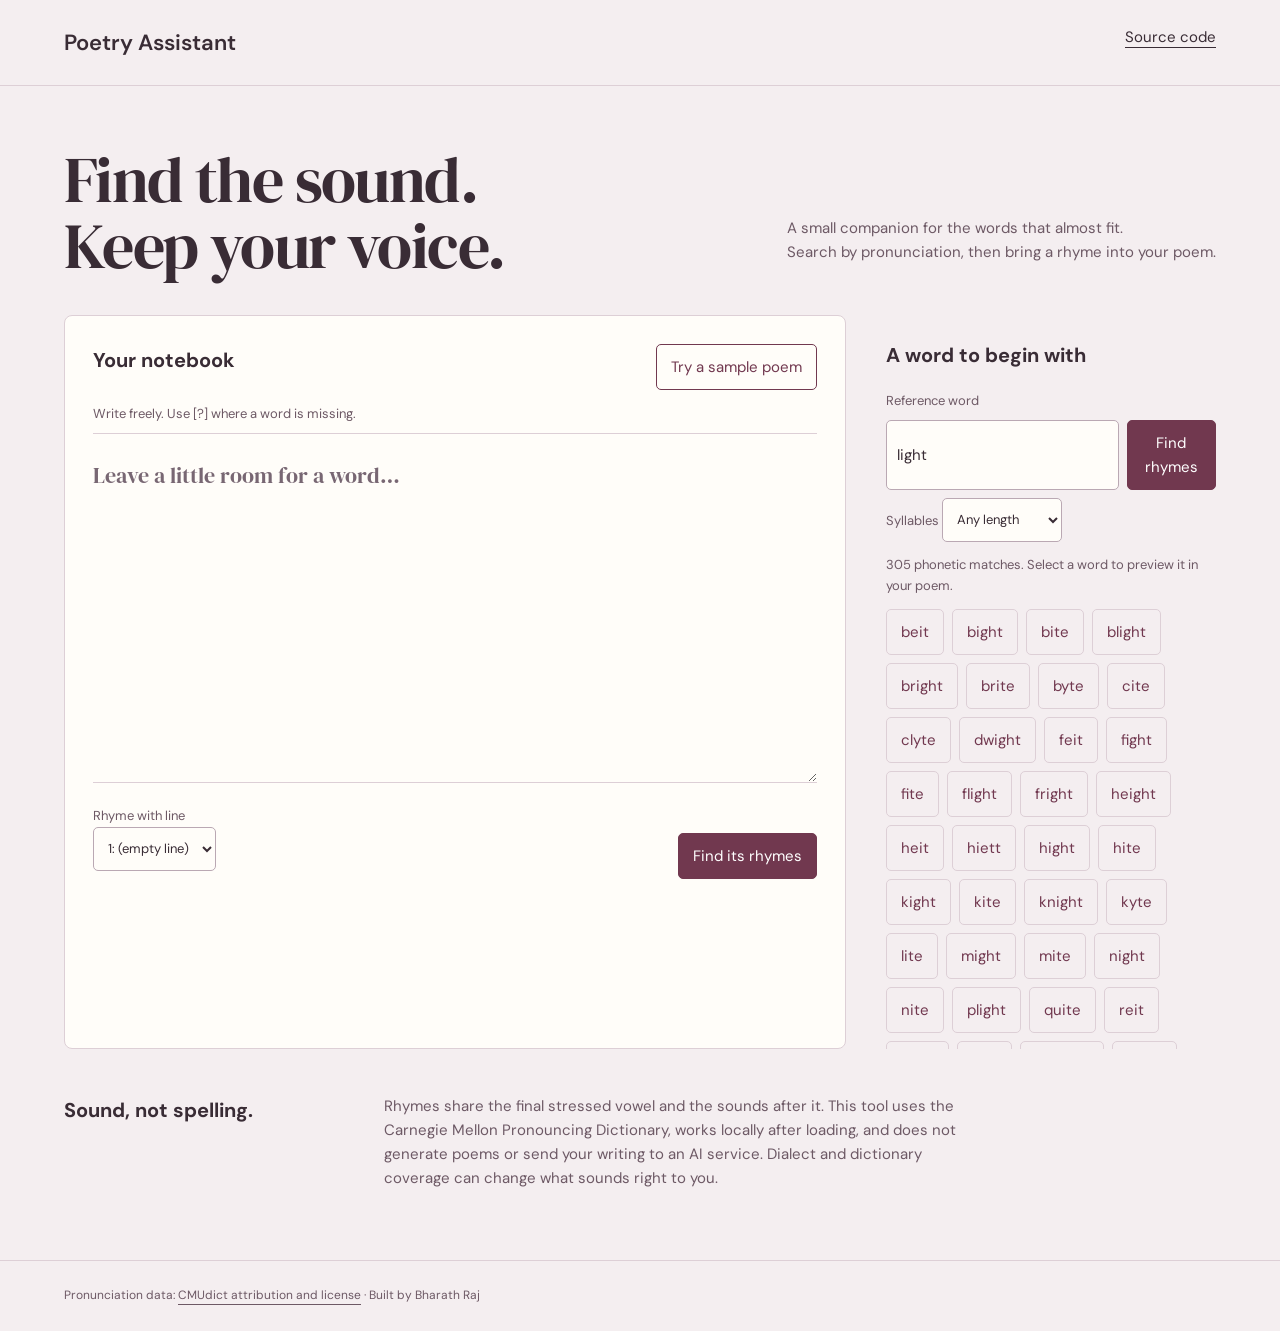
<file: index.html>
<!doctype html><html lang="en"><head><meta charset="utf-8"><meta name="viewport" content="width=device-width,initial-scale=1"><title>Poetry Assistant — find the sound</title><link rel="stylesheet" href="style.css"><script defer src="rhyme-engine.js"></script><script defer src="app.js"></script></head><body><header><a href="index.html">Poetry Assistant</a><a href="https://github.com/Bharath-Raj-Official/poetry-assistant">Source code</a></header><main><section class="intro"><h1>Find the sound.<br>Keep your voice.</h1><p>A small companion for the words that almost fit.<br>Search by pronunciation, then bring a rhyme into your poem.</p></section><div class="workspace"><section class="editor"><div class="section-head"><h2>Your notebook</h2><button id="sample">Try a sample poem</button></div><label for="poem">Write freely. Use [?] where a word is missing.</label><textarea id="poem" spellcheck="true" placeholder="Leave a little room for a word…"></textarea><div class="editor-actions"><label>Rhyme with line <select id="reference" aria-label="Reference line"></select></label><button id="from-line">Find its rhymes</button></div><section id="preview" hidden><h3>Replacement preview</h3><pre id="preview-text"></pre><button id="apply">Use this word</button><button id="cancel">Keep writing</button></section></section><aside><h2>A word to begin with</h2><form id="search"><label for="word">Reference word</label><div class="search-row"><input id="word" value="light" autocomplete="off" required><button>Find rhymes</button></div><label>Syllables <select id="syllables"><option value="0">Any length</option><option value="1">One</option><option value="2">Two</option><option value="3">Three</option><option value="4">Four or more</option></select></label></form><p id="status" role="status">Loading the local pronunciation dictionary…</p><div id="results" aria-label="Rhyming words"></div></aside></div><section class="about"><h2>Sound, not spelling.</h2><p>Rhymes share the final stressed vowel and the sounds after it. This tool uses the Carnegie Mellon Pronouncing Dictionary, works locally after loading, and does not generate poems or send your writing to an AI service. Dialect and dictionary coverage can change what sounds right to you.</p></section></main><footer>Pronunciation data: <a href="data/CMUDICT-LICENSE.txt">CMUdict attribution and license</a> · Built by Bharath Raj</footer></body></html>
</file>
<file: style.css>
@import url('https://fonts.googleapis.com/css2?family=DM+Sans:wght@400;500;600;700&family=DM+Serif+Display&display=swap');
*{box-sizing:border-box}:root{--ink:#392c35;--muted:#6d5965;--line:#ddcfd6;--paper:#fffdf9;--accent:#71384f}body{background:#f4eef0;margin:0;color:var(--ink);font:15px/1.6 'DM Sans',sans-serif}header,main,footer{max-width:1320px;padding:25px 5vw;margin:auto}header{display:flex;justify-content:space-between;border-bottom:1px solid var(--line)}a{color:inherit;text-underline-offset:5px}header a:first-child{font-size:22px;font-weight:600;text-decoration:none}.intro{display:flex;justify-content:space-between;align-items:end;gap:30px;margin:36px 0}h1{font:clamp(40px,5vw,70px)/1.03 'DM Serif Display',serif;letter-spacing:-.025em;margin:0}.intro p{color:var(--muted);max-width:48ch}.workspace{display:grid;grid-template-columns:minmax(0,1fr) 330px;gap:40px}.editor{padding:28px;background:var(--paper);border-radius:8px;border:1px solid var(--line)}h2{font-size:20px;margin:0 0 20px}.section-head{display:flex;justify-content:space-between;gap:15px;align-items:start}label{display:block;font-size:13px;color:var(--muted);margin:8px 0}textarea{display:block;width:100%;height:350px;resize:vertical;background:transparent;border:0;border-top:1px solid var(--line);border-bottom:1px solid var(--line);padding:22px 0;font:22px/1.8 'DM Serif Display',serif;color:var(--ink)}textarea::placeholder{color:#786773}button,input,select{font:inherit}button{padding:10px 14px;background:var(--accent);color:white;border:1px solid var(--accent);border-radius:5px;cursor:pointer;min-height:44px}button:hover{background:#54293b}.section-head button,#cancel{background:transparent;color:var(--accent)}input,select{border:1px solid #baa8b3;background:var(--paper);padding:10px;border-radius:5px;min-height:44px;max-width:100%;color:var(--ink)}.editor-actions{display:flex;align-items:end;justify-content:space-between;gap:14px;margin-top:15px}.editor-actions select{display:block;max-width:300px}.search-row{display:flex;gap:8px}.search-row input{min-width:0;width:100%}aside{padding-top:24px}#results{display:flex;flex-wrap:wrap;gap:8px;max-height:440px;overflow:auto}#results button{background:transparent;color:var(--accent);border-color:var(--line)}#results button:hover{background:#e9dbe1}#status{font-size:13px;color:var(--muted)}pre{white-space:pre-wrap;font:20px/1.7 'DM Serif Display',serif}#preview{border-top:1px solid var(--line);margin-top:22px;padding-top:15px}.about{max-width:900px;display:grid;grid-template-columns:1fr 2fr;gap:30px;margin:45px 0}.about p{margin:0;color:var(--muted);max-width:65ch}footer{font-size:12px;border-top:1px solid var(--line);color:var(--muted)}:focus-visible{outline:3px solid #a35073;outline-offset:4px}::selection{background:#e6bbcc}@media(max-width:850px){.workspace{grid-template-columns:1fr}.intro{display:block}aside{padding:0}.editor{padding:20px}.about{display:block}.editor-actions,.section-head{flex-wrap:wrap}header{font-size:12px}}
</file>
